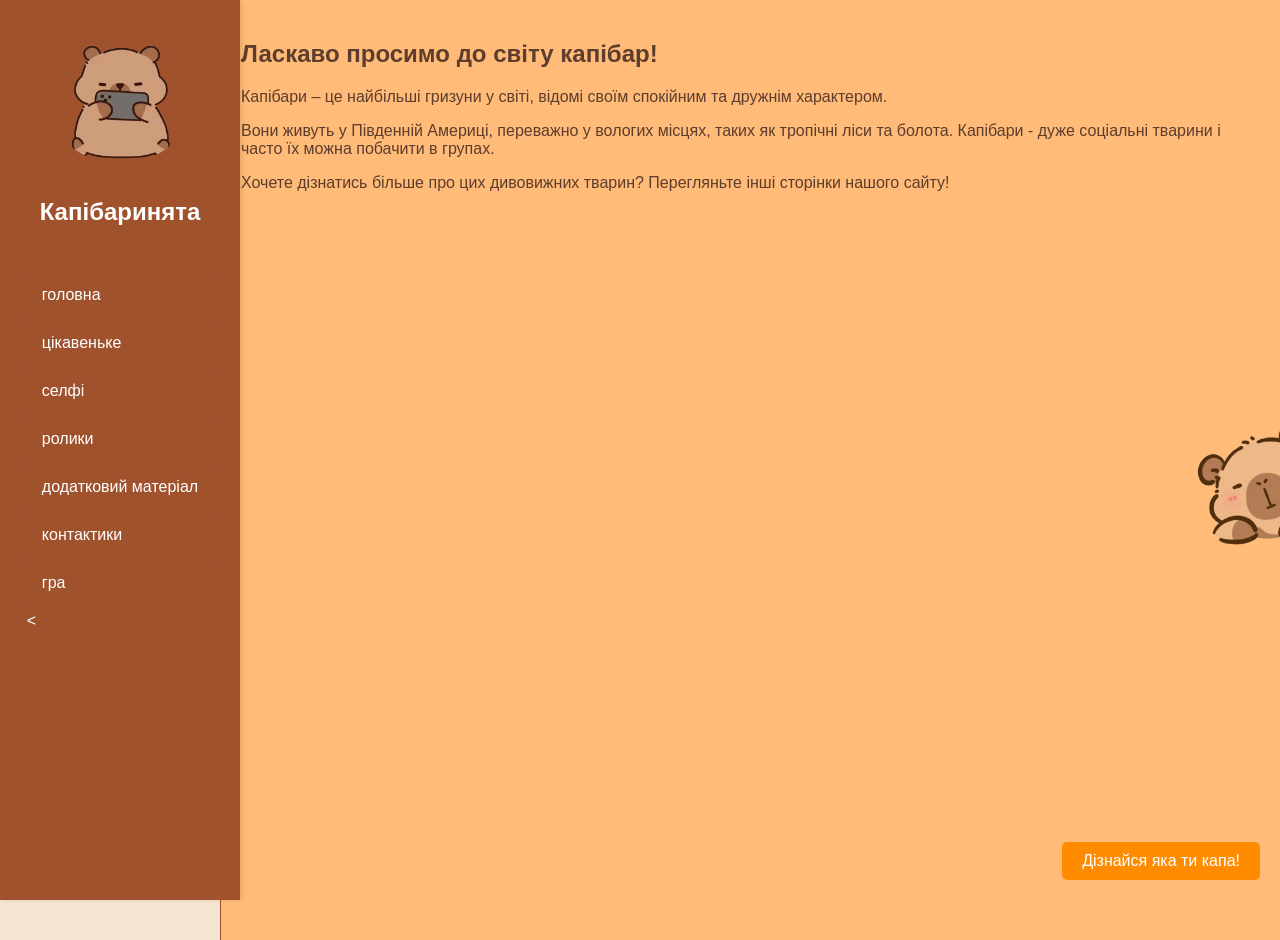
<file: index.html>
<!DOCTYPE html>
<html lang="uk">
<head>
    <meta charset="UTF-8">
    <meta name="viewport" content="width=device-width, initial-scale=1.0">
    <title>Капібари - Дружні Гризуни</title>
    <link rel="stylesheet" href="style.css">
</head>
<body>
    <div class="container">
        <aside class="sidebar">
            <div class="logo">
                <img src="images/capybara_logo.png" alt="Логотип Капібари" width="150">
                <h1>Капібаринята</h1>
            </div>
            <nav>
                <ul>
                    <li><a href="index.html">головна</a></li>
                    <li><a href="about.html">цікавеньке</a></li>
                    <li><a href="gallery.html">селфі</a></li>
                    <li><a href="videos.html">ролики</a></li>
                    <li><a href="links.html">додатковий матеріал</a></li>
				    <li><a href="contacts.html">контактики</a></li>
					<li><a href="novo.html">гра</a></li>
                <</ul>
            </nav>
        </aside>
        <main class="content" id="main-content">
            <h2>Ласкаво просимо до світу капібар!</h2>
            <p>Капібари – це найбільші гризуни у світі, відомі своїм спокійним та дружнім характером.</p>
            <p>Вони живуть у Південній Америці, переважно у вологих місцях, таких як тропічні ліси та болота.  Капібари - дуже соціальні тварини і часто їх можна побачити в групах.</p>
            <p>Хочете дізнатись більше про цих дивовижних тварин? Перегляньте інші сторінки нашого сайту!</p>
			<img src="images/capys_4.png" alt="Капібара з дитинчатами" style="position: relative; margin-top: 200px; left: 950px; " width="150">
        </main>
    </div>
        </aside>
        <main class="content">
            </main>
			<div class="additional-images">
    </div>

    <button id="messageButton">Дізнайся яка ти капа!</button>

    <script src="script.js"></script>
</body>
</html>
</file>
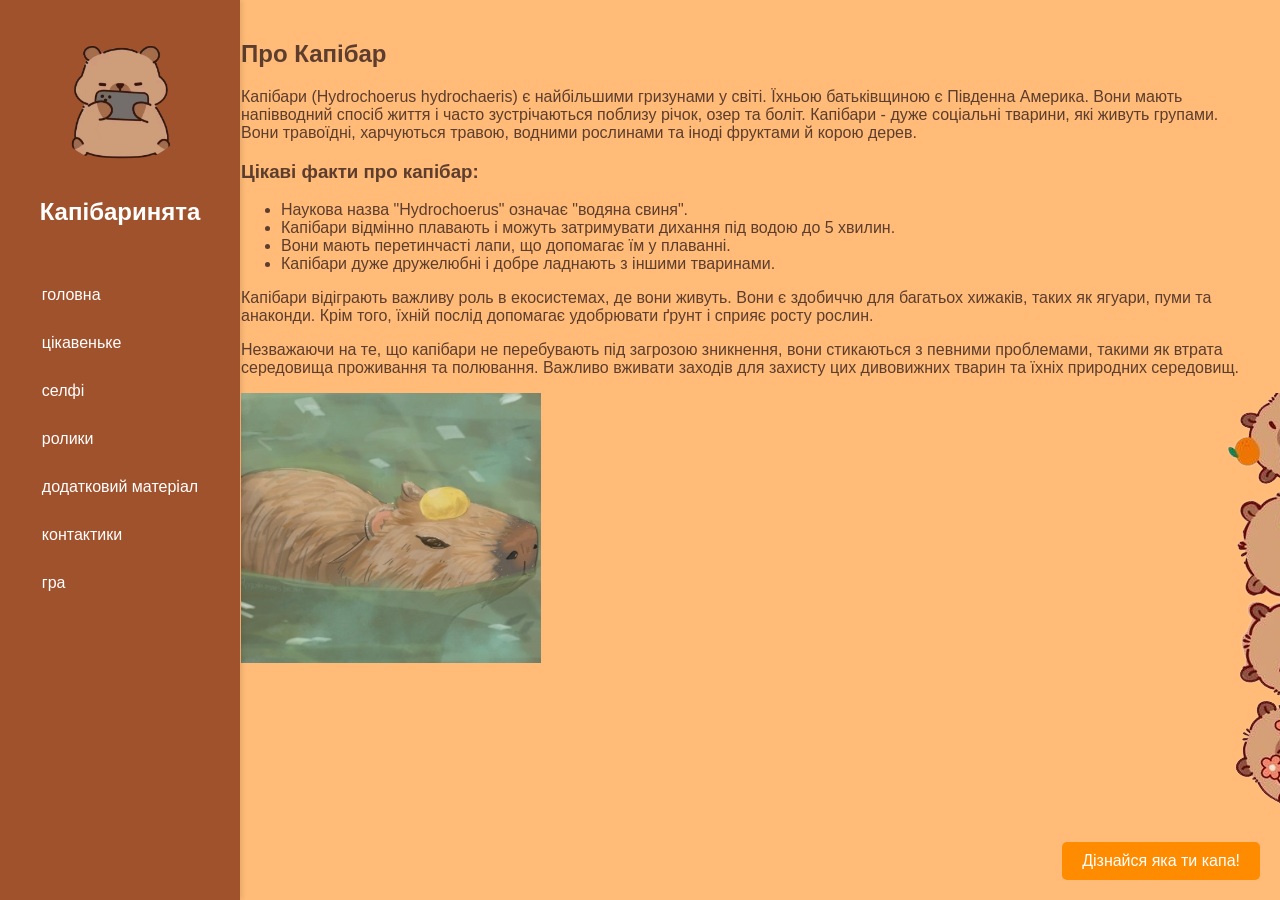
<file: about.html>
<!DOCTYPE html>
<html lang="uk">
<head>
    <meta charset="UTF-8">
    <meta name="viewport" content="width=device-width, initial-scale=1.0">
    <title>Про Капібар</title>
    <link rel="stylesheet" href="style.css">
    <link rel="preconnect" href="https://fonts.googleapis.com">
    <link rel="preconnect" href="https://fonts.gstatic.com" crossorigin>
    <link href="https://fonts.googleapis.com/css2?family=Inter:wght@400;500;600;700&display=swap" rel="stylesheet">
</head>
<body>
    <div class="container">
        <aside class="sidebar">
            <div class="logo">
                <img src="images/capybara_logo.png" alt="Логотип Капібари" width="150">
                <h1>Капібаринята</h1>
            </div>
            <nav>
                <ul>
                    <li><a href="index.html">головна</a></li>
                    <li><a href="about.html">цікавеньке</a></li>
                    <li><a href="gallery.html">селфі</a></li>
                    <li><a href="videos.html">ролики</a></li>
                    <li><a href="links.html">додатковий матеріал</a></li>
				    <li><a href="contacts.html">контактики</a></li>
					<li><a href="novo.html">гра</a></li>
                </ul>
            </nav>
        </aside>
        <main class="content">
            <h2 id="about-header">Про Капібар</h2>
            <p id="about-content">
                Капібари (Hydrochoerus hydrochaeris) є найбільшими гризунами у світі. Їхньою батьківщиною є Південна Америка.
                Вони мають напівводний спосіб життя і часто зустрічаються поблизу річок, озер та боліт. Капібари - дуже
                соціальні тварини, які живуть групами. Вони травоїдні, харчуються травою, водними рослинами та іноді
                фруктами й корою дерев.
            </p>
            <h3>Цікаві факти про капібар:</h3>
            <ul>
                <li>Наукова назва "Hydrochoerus" означає "водяна свиня".</li>
                <li>Капібари відмінно плавають і можуть затримувати дихання під водою до 5 хвилин.</li>
                <li>Вони мають перетинчасті лапи, що допомагає їм у плаванні.</li>
                <li>Капібари дуже дружелюбні і добре ладнають з іншими тваринами.</li>
            </ul>
            <p>
                Капібари відіграють важливу роль в екосистемах, де вони живуть.  Вони є здобиччю для багатьох хижаків,
                таких як ягуари, пуми та анаконди.  Крім того, їхній послід допомагає удобрювати ґрунт і сприяє росту
                рослин.
            </p>
            <p>
                Незважаючи на те, що капібари не перебувають під загрозою зникнення, вони стикаються з певними
                проблемами, такими як втрата середовища проживання та полювання.  Важливо вживати заходів для захисту
                цих дивовижних тварин та їхніх природних середовищ.
            </p>
            <div class="additional-images">
                <img src="images/capybara_swimming.jpg" alt="Капібара плаває" style="width: 300px; height: auto; margin-right: 1%; float: left;">
                <img src="images/capybara_group.png" alt="Група капібар"  style="position: relative; left: 625px;">
            </div>
        </main>
    </div>

    <button id="messageButton">Дізнайся яка ти капа!</button>

    <script src="script.js"></script>
</body>
</html>
</file>
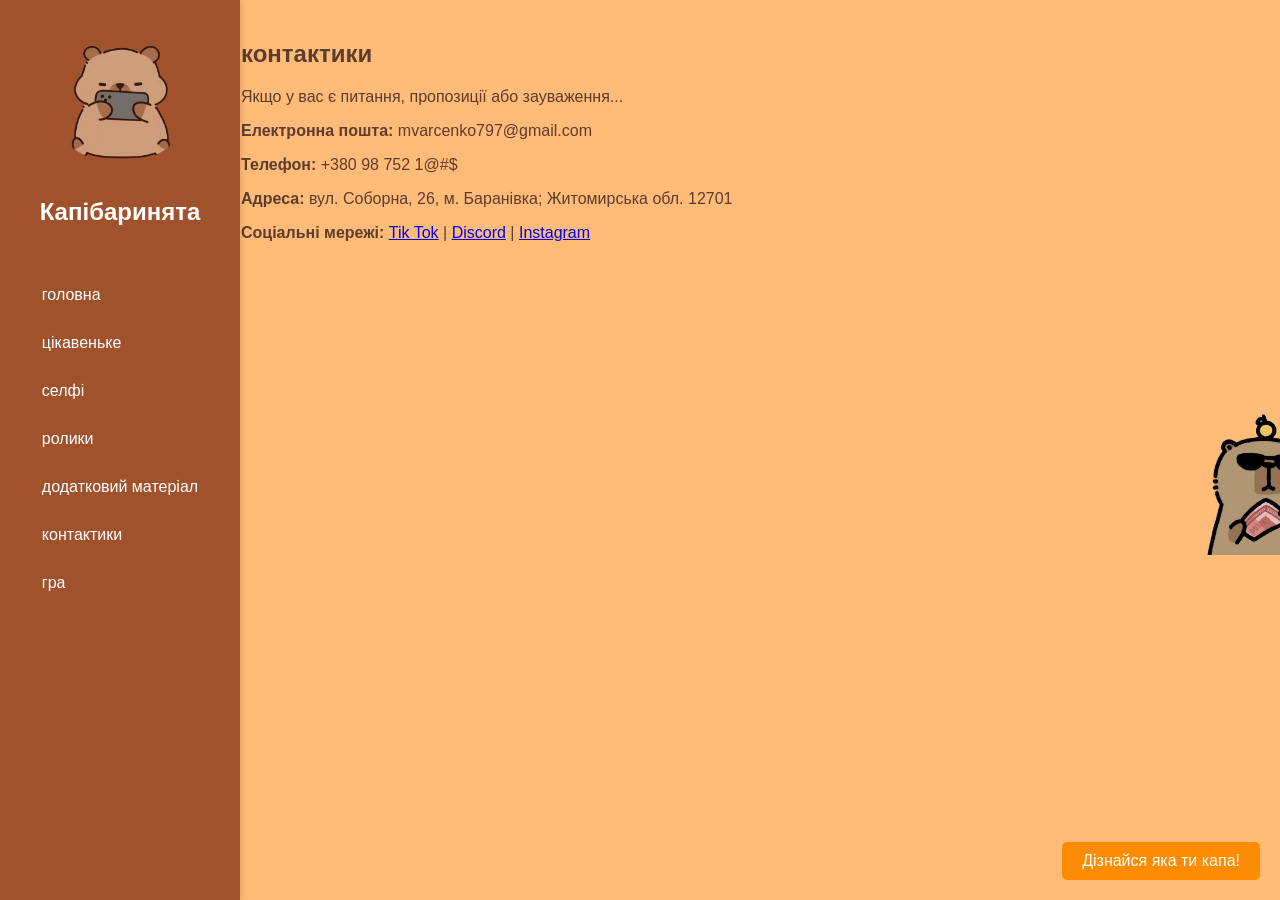
<file: contacts.html>
<!DOCTYPE html>
<html lang="uk">
<head>
    <meta charset="UTF-8">
    <meta name="viewport" content="width=device-width, initial-scale=1.0">
    <title>Капібари - Дружні Гризуни</title>
    <link rel="stylesheet" href="style.css">
</head>
<body>
    <div class="container">
        <aside class="sidebar">
            <div class="logo">
                <img src="images/capybara_logo.png" alt="Логотип Капібари" width="150">
                <h1>Капібаринята</h1>
            </div>
            <nav id="main-nav">
                <ul>
                    <li><a href="index.html">головна</a></li>
                    <li><a href="about.html">цікавеньке</a></li>
                    <li><a href="gallery.html">селфі</a></li>
                    <li><a href="videos.html">ролики</a></li>
                    <li><a href="links.html">додатковий матеріал</a></li>
				    <li><a href="contacts.html">контактики</a></li>
					<li><a href="novo.html">гра</a></li>
                    </ul>
            </nav>
        </aside>
        <main class="content">
                            <h2 id="contacts.html">контактики</h2>
                            <p>Якщо у вас є питання, пропозиції або зауваження...</p>
                            <div id="contacts.html">
                                <div class="contact-item">
                                    <p><strong>Електронна пошта:</strong> mvarcenko797@gmail.com</a></p>
                                </div>
                                <div class="contact-item">
                                    <p><strong>Телефон:</strong> +380 98 752 1@#$</p>
                                </div>
                                <div class="contact-item">
                                    <p><strong>Адреса:</strong> вул. Соборна, 26, м. Баранівка; Житомирська обл. 12701</p>
                                </div>
                                 <div class="contact-item">
                                    <p><strong>Соціальні мережі:</strong>
                                        <a href="https://www.tiktok.com/@pretnk?_t=ZM-8vqw8IQS7MM&_r=1" target="_blank">Tik Tok</a> |
                                        <a href="https://discord.gg/GVNQ89H9" target="_blank">Discord</a> |
                                        <a href="https://www.instagram.com/varchenkomaryna?igsh=aTdhZ3FocjRwY2Qx" target="_blank">Instagram</a>
                                    </p>
									<img src="images/capys_8.png" alt="Капібара з дитинчатами" style="position: relative; margin-top: 150px; left: 950px; " width="150">
                                </div>
            </div>
        </main>
    </div>
    <button id="messageButton">Дізнайся яка ти капа!</button>
    <script>
        document.addEventListener('DOMContentLoaded', function() {
            const messageButton = document.getElementById('messageButton');

            messageButton.addEventListener('click', function() {
                alert('Перехід до тесту "Яка ти капібара"!');
                 // Перенаправлення на іншу сторінку
                window.location.href = 'quiz.html';
            });
        });
    </script>
</body>
</html>
</file>
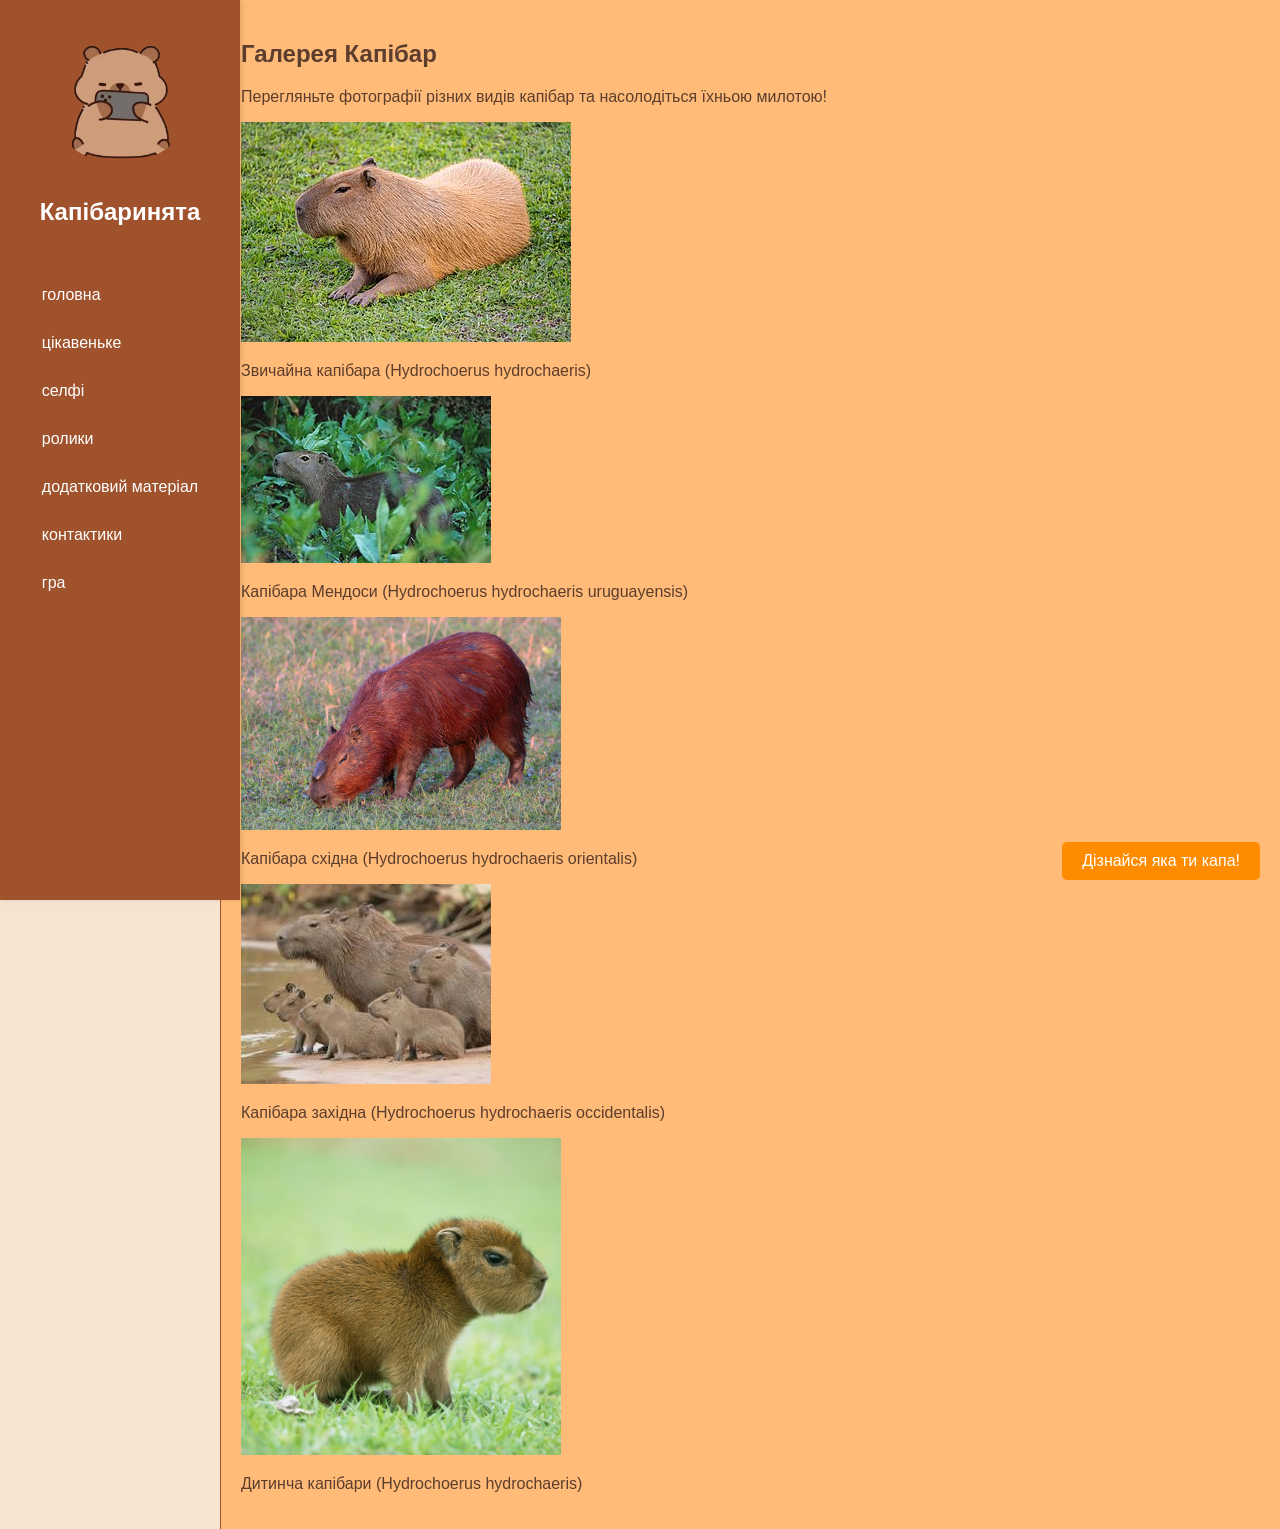
<file: gallery.html>
<!DOCTYPE html>
<html lang="uk">
<head>
    <meta charset="UTF-8">
    <meta name="viewport" content="width=device-width, initial-scale=1.0">
    <title>Галерея Капібар</title>
    <link rel="stylesheet" href="style.css">
    <link rel="preconnect" href="https://fonts.googleapis.com">
    <link rel="preconnect" href="https://fonts.gstatic.com" crossorigin>
    <link href="https://fonts.googleapis.com/css2?family=Inter:wght@400;500;600;700&display=swap" rel="stylesheet">
</head>
<body>
    <div class="container">
        <aside class="sidebar">
            <div class="logo">
                <img src="images/capybara_logo.png" alt="Логотип Капібари" width="150">
                <h1>Капібаринята</h1>
            </div>
            <nav>
                <ul>
                    <li><a href="index.html">головна</a></li>
                    <li><a href="about.html">цікавеньке</a></li>
                    <li><a href="gallery.html">селфі</a></li>
                    <li><a href="videos.html">ролики</a></li>
                    <li><a href="links.html">додатковий матеріал</a></li>
				    <li><a href="contacts.html">контактики</a></li>
					<li><a href="novo.html">гра</a></li>
                </ul>
            </nav>
        </aside>
        <main class="content">
            <h2 id="gallery-header">Галерея Капібар</h2>
            <p>Перегляньте фотографії різних видів капібар та насолодіться їхньою милотою!</p>
            <div id="gallery-content">
                <div class="gallery-item">
                    <img src="images/capybara_1.jpg" alt="Звичайна капібара">
                    <p>Звичайна капібара (Hydrochoerus hydrochaeris)</p>
                </div>
                <div class="gallery-item">
                    <img src="images/capybara_2.jpg" alt="Капібара Мендоси">
                    <p>Капібара Мендоси (Hydrochoerus hydrochaeris uruguayensis)</p>
                </div>
                <div class="gallery-item">
                    <img src="images/capybara_3.jpg" alt="Капібара Парани" width="320>
                    <p>Капібара Парани (Hydrochoerus hydrochaeris paranensis)</p>
                </div>
                <div class="gallery-item">
                     <p>Капібара східна (Hydrochoerus hydrochaeris orientalis)</p>
                </div>
                <div class="gallery-item">
                    <img src="images/capybara_5.jpg" alt="Капібара західна">
                    <p>Капібара західна (Hydrochoerus hydrochaeris occidentalis)</p>
                </div>
                 <div class="gallery-item">
                    <img src="images/capybara_6.jpeg" alt="Дитинча капібари" width="320">
                    <p>Дитинча капібари (Hydrochoerus hydrochaeris)</p>
                </div>
            </div>
        </main>
    </div>
    <button id="messageButton">Дізнайся яка ти капа!</button>
    <script>
        document.addEventListener('DOMContentLoaded', function() {
            const messageButton = document.getElementById('messageButton');

            messageButton.addEventListener('click', function() {
                alert('Перехід до тесту "Яка ти капібара"!');
                 // Перенаправлення на іншу сторінку
                window.location.href = 'quiz.html';
            });
        });
    </script>
</body>
</html>
</file>
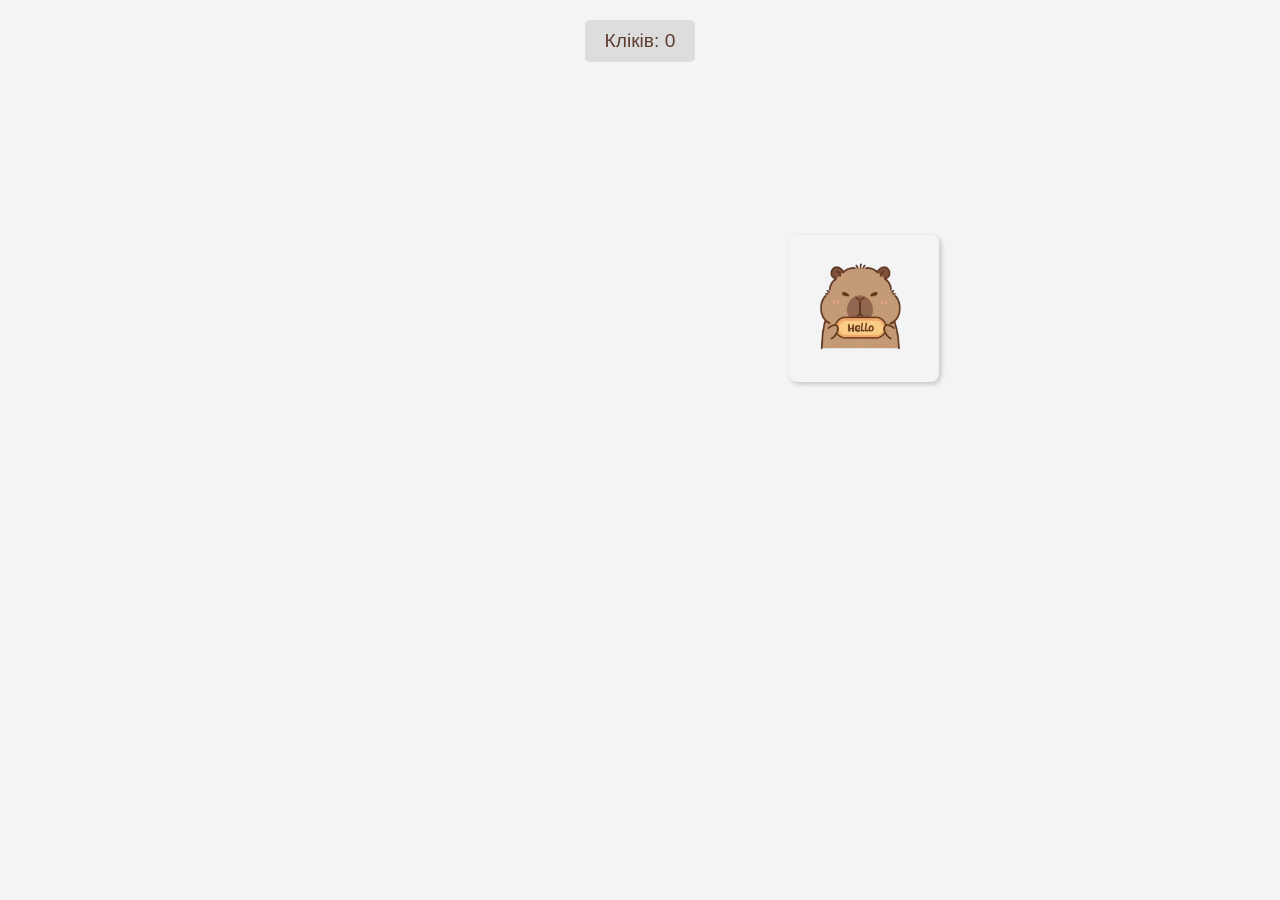
<file: game.html>
<!DOCTYPE html>
<html lang="uk">
<head>
    <meta charset="UTF-8">
    <meta name="viewport" content="width=device-width, initial-scale=1.0">
    <title>Лови Фотографію!</title>
	<link rel="stylesheet" href="style.css">
    <style>
        body {
            font-family: sans-serif;
            display: flex;
            flex-direction: column;
            align-items: center;
            justify-content: flex-start;
            min-height: 100vh;
            margin: 0;
            background-color: #f4f4f4;
        }

        #counter-container {
            background-color: #ddd;
            padding: 10px 20px;
            border-radius: 5px;
            margin-top: 20px;
            font-size: 1.2em;
        }

        #photo-button {
            background: none;
            border: none;
            padding: 0;
            cursor: pointer;
            position: absolute;
            transition: transform 0.2s ease-out;
        }

        #photo-button img {
            width: 150px;
            height: auto;
            border-radius: 8px;
            box-shadow: 2px 2px 5px rgba(0, 0, 0, 0.2);
        }
    </style>
</head>
<body>
    <div id="counter-container">
        Кліків: <span id="click-counter">0</span>
    </div>

    <button id="photo-button">
        <img src="images/capys_10.png" alt="Фотографія 1">
    </button>

    <script>
        const photoButton = document.getElementById('photo-button');
        const photo = document.getElementById('photo');
        const clickCounterSpan = document.getElementById('click-counter');
        const images = ["capys_10.png", "capys_11.png", "capys_12.png"]; // Замініть на свої зображення
        let currentImageIndex = 0;
        let clickCount = 0;
        let maxX = window.innerWidth - 150; // Враховуємо ширину зображення
        let maxY = window.innerHeight - 100; // Враховуємо висоту зображення (приблизно)

        function changeImage() {
            currentImageIndex = (currentImageIndex + 1) % images.length;
            photo.src = images[currentImageIndex];
            photo.alt = `Фотографія ${currentImageIndex + 1}`;
        }

        function moveButton(event) {
            const buttonRect = photoButton.getBoundingClientRect();
            const buttonCenterX = buttonRect.left + buttonRect.width / 2;
            const buttonCenterY = buttonRect.top + buttonRect.height / 2;

            const mouseX = event.clientX;
            const mouseY = event.clientY;

            const deltaX = buttonCenterX - mouseX;
            const deltaY = buttonCenterY - mouseY;

            let newX = buttonRect.left;
            let newY = buttonRect.top;

            // Віддаляємо кнопку від курсора
            const moveFactor = 10; // Регулюйте силу "відштовхування"

            newX += deltaX > 0 ? moveFactor : (deltaX < 0 ? -moveFactor : 0);
            newY += deltaY > 0 ? moveFactor : (deltaY < 0 ? -moveFactor : 0);

            // Обмежуємо рух кнопки в межах вікна
            newX = Math.max(0, Math.min(newX, maxX));
            newY = Math.max(0, Math.min(newY, maxY));

            photoButton.style.left = `${newX}px`;
            photoButton.style.top = `${newY}px`;
        }

        photoButton.addEventListener('click', () => {
            changeImage();
            clickCount++;
            clickCounterSpan.textContent = clickCount;
        });

        document.addEventListener('mousemove', moveButton);

        // Початкове розміщення кнопки
        function setInitialPosition() {
            const initialX = Math.random() * maxX;
            const initialY = Math.random() * maxY;
            photoButton.style.left = `${initialX}px`;
            photoButton.style.top = `${initialY}px`;
        }

        setInitialPosition();
    </script>
</body>
</html>
</file>
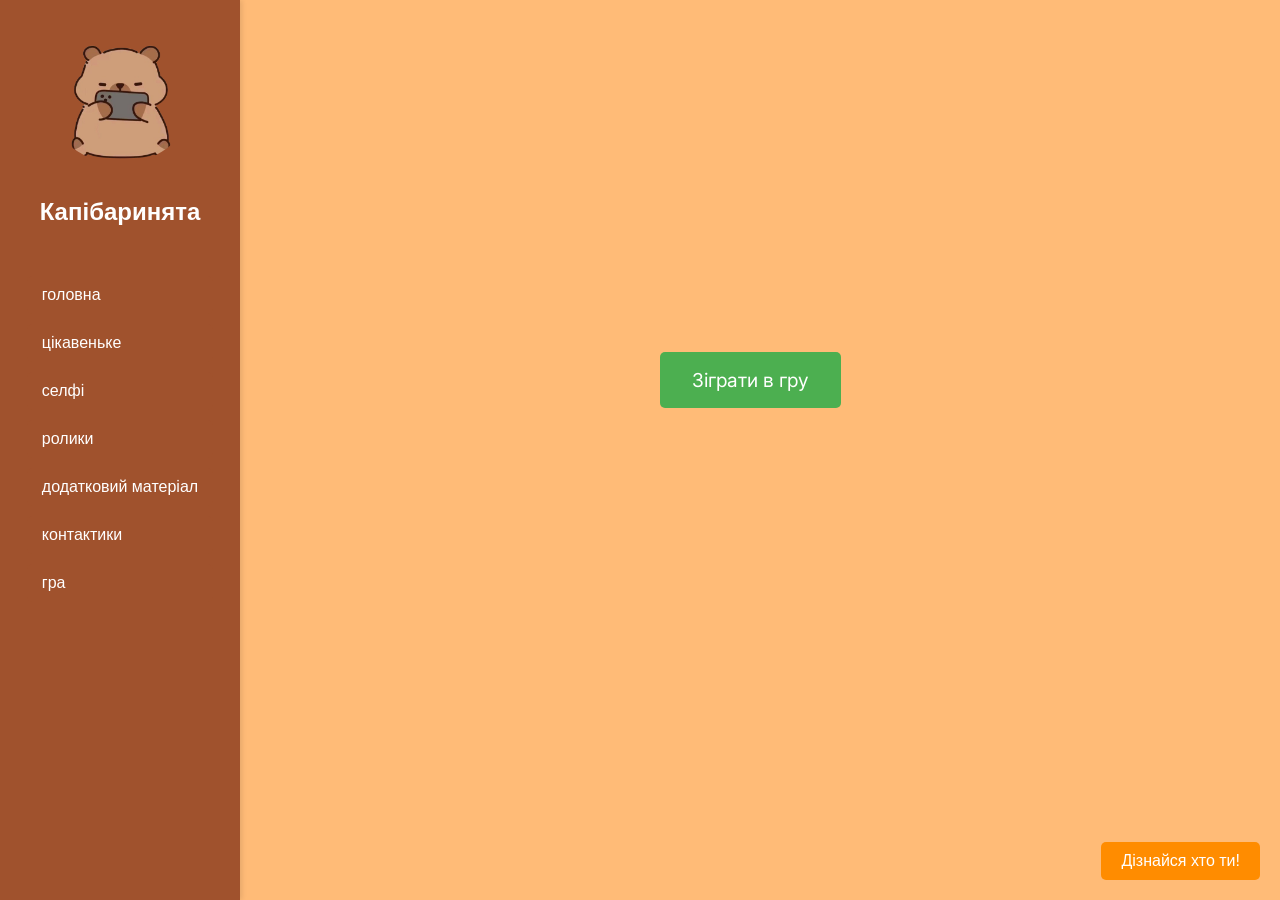
<file: novo.html>
<!DOCTYPE html>
<html lang="uk">
<head>
    <meta charset="UTF-8">
    <meta name="viewport" content="width=device-width, initial-scale=1.0">
    <title>Перейти до Гри</title>
    <link rel="stylesheet" href="style.css">
    <link rel="preconnect" href="https://fonts.googleapis.com">
    <link rel="preconnect" href="https://fonts.gstatic.com" crossorigin>
    <link href="https://fonts.googleapis.com/css2?family=Inter:wght@400;500;600;700&display=swap" rel="stylesheet">
    <style>
        .game-button-container {
            display: flex;
            justify-content: center;
            align-items: center;
            min-height: 80vh;
        }
        .game-button {
            padding: 1rem 2rem;
            font-size: 1.2rem;
            background-color: #4CAF50;
            color: white;
            border: none;
            border-radius: 5px;
            cursor: pointer;
            transition: background-color 0.3s ease;
            font-family: 'Inter', sans-serif;
        }
        .game-button:hover {
            background-color: #367c39;
        }
    </style>
</head>
<body>
    <div class="container">
        <aside class="sidebar">
            <div class="logo">
                <img src="images/capybara_logo.png" alt="Логотип Капібари" width="150">
                <h1>Капібаринята</h1>
            </div>
            <nav>
                <ul>
                   <li><a href="index.html">головна</a></li>
                    <li><a href="about.html">цікавеньке</a></li>
                    <li><a href="gallery.html">селфі</a></li>
                    <li><a href="videos.html">ролики</a></li>
                    <li><a href="links.html">додатковий матеріал</a></li>
				    <li><a href="contacts.html">контактики</a></li>
					<li><a href="novo.html">гра</a></li>
                </ul>
            </nav>
        </aside>
        <main class="content">
            <div class="game-button-container">
                <button class="game-button" onclick="window.location.href='game.html'">Зіграти в гру</button>
            </div>
        </main>
    </div>
    <button id="messageButton">Дізнайся хто ти!</button>
    <script src="script.js"></script>
</body>
</html>
</file>
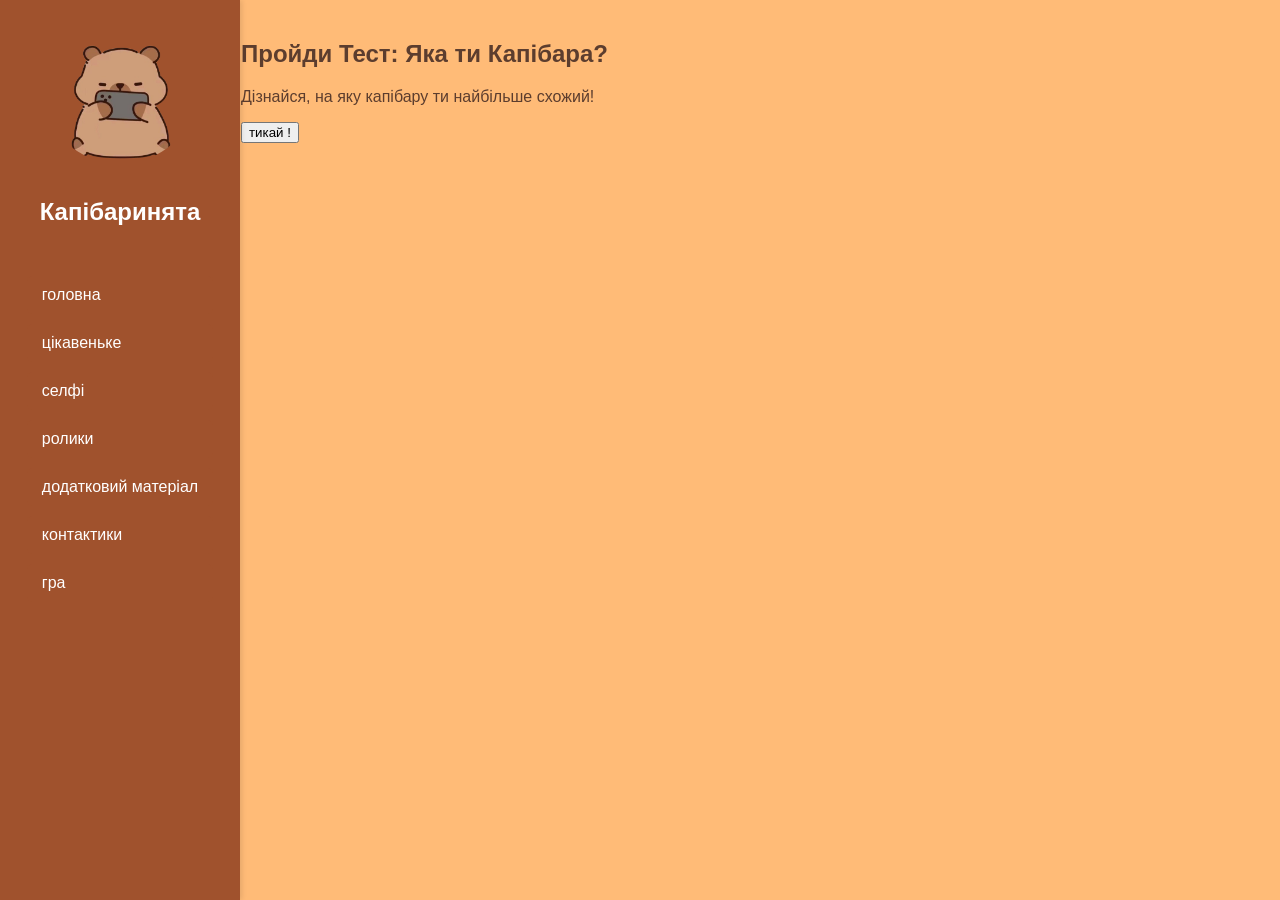
<file: quiz.html>
<!DOCTYPE html>
<html lang="uk">
<head>
    <meta charset="UTF-8">
    <meta name="viewport" content="width=device-width, initial-scale=1.0">
    <title>Сторінка з Тестом</title>
    <link rel="stylesheet" href="style.css">
    <link rel="preconnect" href="https://fonts.googleapis.com">
    <link rel="preconnect" href="https://fonts.gstatic.com" crossorigin>
    <link href="https://fonts.googleapis.com/css2?family=Inter:wght@400;500;600;700&display=swap" rel="stylesheet">
</head>
<body>
    <div class="container">
        <aside class="sidebar">
            <div class="logo">
                <img src="images/capybara_logo.png" alt="Логотип Капібари" width="150">
                <h1>Капібаринята</h1>
            </div>
            <nav>
                <ul>
                    <li><a href="index.html">головна</a></li>
                    <li><a href="about.html">цікавеньке</a></li>
                    <li><a href="gallery.html">селфі</a></li>
                    <li><a href="videos.html">ролики</a></li>
                    <li><a href="links.html">додатковий матеріал</a></li>
				    <li><a href="contacts.html">контактики</a></li>
					<li><a href="novo.html">гра</a></li>
                </ul>
            </nav>
        </aside>
        <main class="content">
            <h2 id="quiz-header">Пройди Тест: Яка ти Капібара?</h2>
            <p>Дізнайся, на яку капібару ти найбільше схожий!</p>
            <button id="take-quiz-button">тикай !</button>
        </main>
    </div>

    <script>
        document.addEventListener('DOMContentLoaded', function() {
            const takeQuizButton = document.getElementById('take-quiz-button');

            takeQuizButton.addEventListener('click', function() {
                // Перехід на зовнішній сайт з тестом
                window.location.href = 'https://uquiz.com/quiz/M5IjLj/%D1%8F%D0%BA%D0%B0-%D1%82%D0%B8-%D0%BA%D0%B0%D0%BF%D1%96%D0%B1%D0%B0%D1%80%D0%B0';
            });
        });
    </script>
</body>
</html>
</file>
<file: style.css>
/* style.css */
body {
    font-family: sans-serif;
    margin: 0;
    background-color: #f4e4d0; /* Світло-коричневий фон */
    color: #5c3d2e; /* Темно-коричневий текст */
}

.container {
    display: flex;
    min-height: 100vh;
}

.sidebar {
    background-color: #a0522d; /* Шоколадний колір */
    color: #fff;
    width: 200px;
    padding: 20px;
    position: fixed;
    left: 0;
    top: 0;
    bottom: 0;
    overflow-y: auto;
    box-shadow: 2px 0 5px rgba(0, 0, 0, 0.1);
    display: flex;
    flex-direction: column;
    align-items: center;
}

.sidebar .logo {
    text-align: center;
    margin-bottom: 30px;
}

.sidebar .logo img {
    border-radius: 50%;
    margin-bottom: 10px;
}

.sidebar nav ul {
    list-style: none;
    padding: 0;
    margin: 0;
    width: 100%;
}

.sidebar nav ul li {
    margin-bottom: 10px;
}

.sidebar nav ul li a {
    display: block;
    color: #fff;
    text-decoration: none;
    padding: 10px 15px;
    border-radius: 5px;
    transition: background-color 0.3s ease;
    background-color: #a0522d; /* Шоколадний колір для посилань */
}

.sidebar nav ul li a:hover {
    background-color: #8b4513; /* Темніший шоколадний */
}

.content {
    flex-grow: 1;
    padding: 20px;
    margin-left: 220px; /* Щоб контент не перекривався бічною панеллю */
    background-color: #ffbb77; /* Мандариновий колір для основного контенту */
    border-left: 1px solid #a0522d;
}

#messageButton {
    position: fixed;
    bottom: 20px;
    right: 20px;
    background-color: #ff8c00; /* Світло-оранжевий колір для кнопки */
    color: #fff;
    border: none;
    padding: 10px 20px;
    border-radius: 5px;
    cursor: pointer;
    font-size: 16px;
    transition: background-color 0.3s ease;
}

#messageButton:hover {
    background-color: #e67e00; /* Темніший світло-оранжевий */
}
</file>
